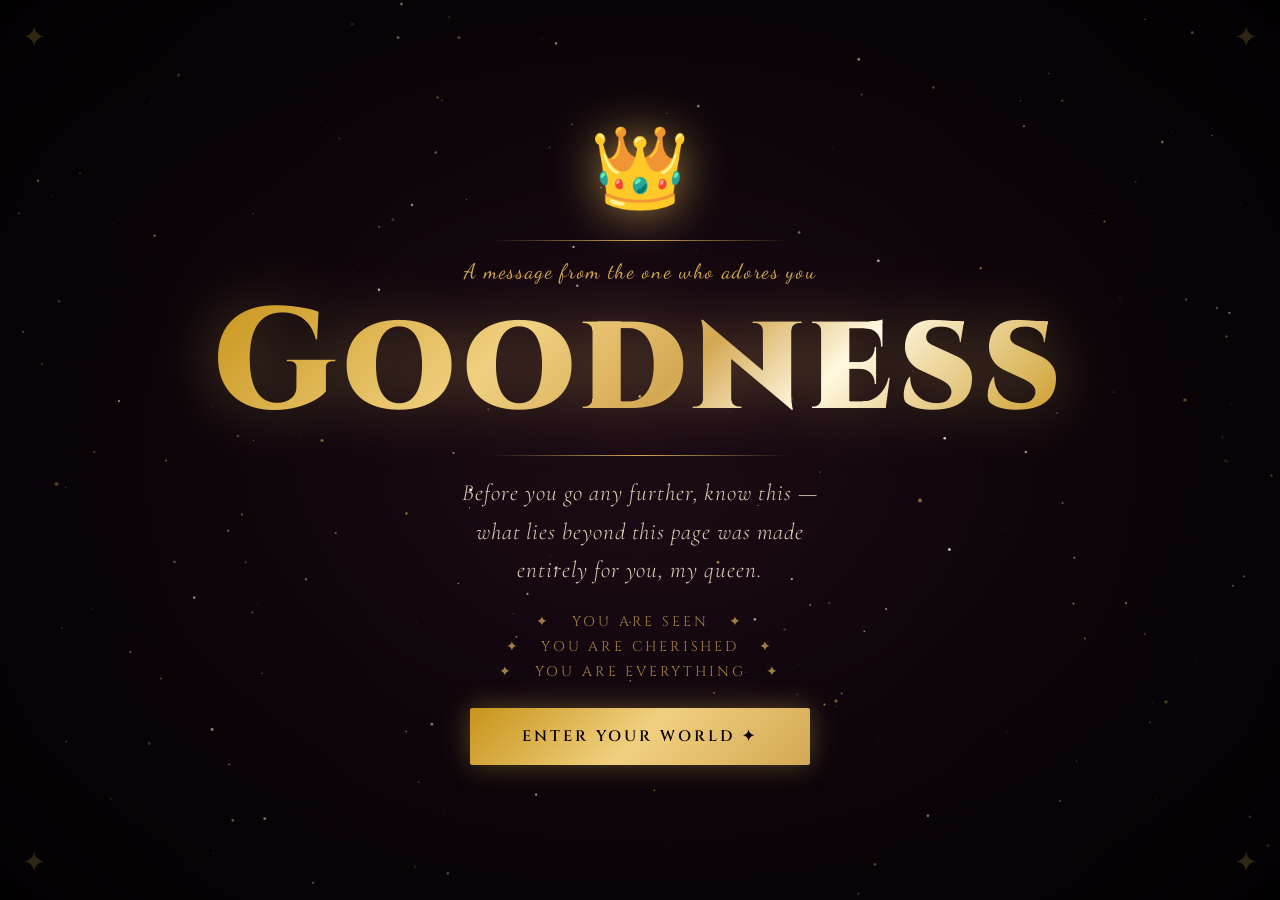
<file: index.html>
<!DOCTYPE html>
<html lang="en">
<head>
<meta charset="UTF-8">
<meta name="viewport" content="width=device-width, initial-scale=1.0, maximum-scale=1.0">
<title>Something Special Awaits... 👑</title>
<link href="https://fonts.googleapis.com/css2?family=Cinzel:wght@400;600;900&family=Cormorant+Garamond:ital,wght@0,300;1,300;1,400&family=Dancing+Script:wght@600;700&display=swap" rel="stylesheet">
<style>
  *, *::before, *::after { margin: 0; padding: 0; box-sizing: border-box; }
  :root { --gold: #d4a853; --gold-light: #f0d080; --rose: #c0596e; --deep: #0a0408; }
  html { font-size: 16px; }
  body { width: 100%; min-height: 100vh; height: 100%; background: var(--deep); overflow: hidden; font-family: 'Cormorant Garamond', serif; -webkit-text-size-adjust: 100%; -webkit-font-smoothing: antialiased; }

  #stars-canvas { position: fixed; inset: 0; width: 100%; height: 100%; z-index: 0; }

  .dust { position: fixed; inset: 0; z-index: 1; pointer-events: none; overflow: hidden; }
  .dust-particle { position: absolute; border-radius: 50%; background: radial-gradient(circle, rgba(212,168,83,0.9), transparent); animation: floatDust linear infinite; }
  @keyframes floatDust { 0% { transform: translateY(0) translateX(0) scale(1); opacity: 0; } 10% { opacity: 1; } 90% { opacity: 0.6; } 100% { transform: translateY(-100vh) translateX(var(--dx)) scale(0.3); opacity: 0; } }

  .vignette { position: fixed; inset: 0; z-index: 2; background: radial-gradient(ellipse at center, transparent 20%, rgba(0,0,0,0.8) 100%); pointer-events: none; }

  .stage { position: fixed; inset: 0; z-index: 3; display: flex; flex-direction: column; align-items: center; justify-content: center; padding: 16px 24px; text-align: center; overflow: hidden; }

  .crown { font-size: clamp(2rem, 8vw, 5rem); line-height: 1; opacity: 0; animation: crownDrop 1.2s cubic-bezier(0.34,1.56,0.64,1) 0.5s forwards; filter: drop-shadow(0 0 24px rgba(212,168,83,0.8)); margin-bottom: clamp(6px,1.5vh,12px); flex-shrink: 0; }
  @keyframes crownDrop { from { opacity: 0; transform: translateY(-50px) scale(0.5); } to { opacity: 1; transform: translateY(0) scale(1); } }

  .gold-line, .gold-line-2 { width: 0; height: 1px; background: linear-gradient(to right, transparent, var(--gold), transparent); margin: clamp(8px,2vh,18px) auto; flex-shrink: 0; }
  .gold-line  { animation: expandLine 1.2s ease 1.2s forwards; }
  .gold-line-2 { animation: expandLine 1.2s ease 2.8s forwards; }
  @keyframes expandLine { to { width: clamp(100px, 35vw, 300px); } }

  .pre-title { font-family: 'Dancing Script', cursive; font-size: clamp(0.85rem, 3.5vw, 1.3rem); color: var(--gold); letter-spacing: 0.08em; opacity: 0; animation: fadeUp 1s ease 1.6s forwards; margin-bottom: clamp(4px,1vh,12px); padding: 0 10px; flex-shrink: 0; }

  .queen-name { font-family: 'Cinzel', serif; font-size: clamp(2.8rem, 13vw, 9rem); font-weight: 900; line-height: 1; letter-spacing: 0.04em; background: linear-gradient(135deg, #c8941a 0%, #f0d080 35%, #d4a853 55%, #fff8e0 70%, #c8941a 100%); -webkit-background-clip: text; -webkit-text-fill-color: transparent; background-clip: text; filter: drop-shadow(0 0 30px rgba(212,168,83,0.4)); opacity: 0; animation: queenReveal 1.5s ease 2s forwards; flex-shrink: 0; }
  @keyframes queenReveal { from { opacity: 0; transform: scale(0.85) translateY(16px); } to { opacity: 1; transform: scale(1) translateY(0); } }

  .tagline { font-family: 'Cormorant Garamond', serif; font-size: clamp(0.88rem, 3.2vw, 1.45rem); font-style: italic; font-weight: 300; color: rgba(255,240,210,0.85); letter-spacing: 0.04em; max-width: min(520px, 90vw); line-height: 1.65; opacity: 0; animation: fadeUp 1.2s ease 3.2s forwards; flex-shrink: 0; padding: 0 8px; }

  .message-wrap { margin-top: clamp(12px,2.5vh,30px); display: flex; flex-direction: column; gap: clamp(2px,0.8vh,6px); align-items: center; flex-shrink: 0; }
  .msg-line { font-family: 'Cinzel', serif; font-size: clamp(0.52rem, 1.8vw, 0.88rem); letter-spacing: 0.2em; text-transform: uppercase; color: rgba(212,168,83,0.75); opacity: 0; }
  .msg-line:nth-child(1) { animation: fadeUp 0.8s ease 4s   forwards; }
  .msg-line:nth-child(2) { animation: fadeUp 0.8s ease 4.3s forwards; }
  .msg-line:nth-child(3) { animation: fadeUp 0.8s ease 4.6s forwards; }

  .cta-wrap { margin-top: clamp(16px,3vh,46px); opacity: 0; animation: fadeUp 1s ease 5.2s forwards; flex-shrink: 0; }
  .cta-btn { position: relative; display: inline-block; padding: clamp(11px,2vh,18px) clamp(24px,6vw,52px); font-family: 'Cinzel', serif; font-size: clamp(0.65rem, 2vw, 0.95rem); font-weight: 600; letter-spacing: 0.2em; text-transform: uppercase; color: #0a0408; background: linear-gradient(135deg, #c8941a, #f0d080, #d4a853); border: none; border-radius: 2px; cursor: pointer; text-decoration: none; overflow: hidden; transition: transform 0.3s ease, box-shadow 0.3s ease; box-shadow: 0 0 28px rgba(212,168,83,0.4), 0 4px 18px rgba(0,0,0,0.5); -webkit-tap-highlight-color: transparent; white-space: nowrap; }
  .cta-btn::before { content: ''; position: absolute; top: 0; left: -100%; width: 100%; height: 100%; background: linear-gradient(90deg, transparent, rgba(255,255,255,0.4), transparent); animation: shimmer 2.5s ease 6s infinite; }
  @keyframes shimmer { 0% { left: -100%; } 50%, 100% { left: 150%; } }
  .cta-btn:hover  { transform: translateY(-3px) scale(1.03); box-shadow: 0 0 50px rgba(212,168,83,0.6), 0 8px 28px rgba(0,0,0,0.6); }
  .cta-btn:active { transform: scale(0.97); }

  .ornament { position: fixed; font-size: clamp(0.8rem, 3vw, 1.8rem); color: rgba(212,168,83,0.22); z-index: 3; opacity: 0; animation: fadeUp 1s ease 5.5s forwards; }
  .ornament.tl { top: clamp(10px,2vw,20px); left: clamp(10px,2vw,22px); }
  .ornament.tr { top: clamp(10px,2vw,20px); right: clamp(10px,2vw,22px); }
  .ornament.bl { bottom: clamp(10px,2vw,20px); left: clamp(10px,2vw,22px); }
  .ornament.br { bottom: clamp(10px,2vw,20px); right: clamp(10px,2vw,22px); }

  .transition-overlay { position: fixed; inset: 0; z-index: 100; background: var(--deep); pointer-events: none; opacity: 0; }
  .transition-overlay.active { pointer-events: all; animation: fadeToBlack 1.2s ease forwards; }
  @keyframes fadeToBlack { 0% { opacity: 0; } 100% { opacity: 1; } }

  @keyframes fadeUp { from { opacity: 0; transform: translateY(16px); } to { opacity: 1; transform: translateY(0); } }

  /* Small phones */
  @media (max-width: 360px) {
    .tagline br { display: none; }
    .queen-name { font-size: clamp(2.4rem, 14vw, 4rem); }
  }

  /* Landscape short screens */
  @media (max-height: 560px) {
    .gold-line, .gold-line-2 { margin: 5px auto; }
    .crown      { font-size: clamp(1.5rem, 5vw, 2.8rem); margin-bottom: 3px; }
    .queen-name { font-size: clamp(1.8rem, 10vw, 5rem); }
    .tagline    { font-size: clamp(0.75rem, 2.2vw, 1rem); line-height: 1.45; }
    .msg-line   { font-size: clamp(0.45rem, 1.4vw, 0.65rem); }
    .message-wrap { margin-top: 8px; }
    .cta-wrap   { margin-top: 12px; }
  }

  /* Very short screens - hide some elements */
  @media (max-height: 420px) {
    .gold-line, .gold-line-2 { display: none; }
    .message-wrap { display: none; }
    .pre-title  { font-size: clamp(0.7rem,2vw,0.9rem); margin-bottom: 2px; }
    .tagline    { font-size: clamp(0.7rem,2vw,0.9rem); }
  }
</style>
</head>
<body>

<canvas id="stars-canvas"></canvas>
<div class="dust" id="dust"></div>
<div class="vignette"></div>

<div class="stage">
  <div class="crown">👑</div>
  <div class="gold-line"></div>
  <p class="pre-title">A message from the one who adores you</p>
  <h1 class="queen-name">Goodness</h1>
  <div class="gold-line-2"></div>
  <p class="tagline">
    Before you go any further, know this —<br>
    what lies beyond this page was made<br>
    <em>entirely for you, my queen.</em>
  </p>
  <div class="message-wrap">
    <p class="msg-line">✦ &nbsp; you are seen &nbsp; ✦</p>
    <p class="msg-line">✦ &nbsp; you are cherished &nbsp; ✦</p>
    <p class="msg-line">✦ &nbsp; you are everything &nbsp; ✦</p>
  </div>
  <div class="cta-wrap">
    <a class="cta-btn" href="main.html" id="enterBtn">Enter Your World ✦</a>
  </div>
</div>

<div class="ornament tl">✦</div>
<div class="ornament tr">✦</div>
<div class="ornament bl">✦</div>
<div class="ornament br">✦</div>

<div class="transition-overlay" id="overlay"></div>

<script>
const canvas = document.getElementById('stars-canvas');
const ctx = canvas.getContext('2d');
let stars = [];

function resize() { canvas.width = window.innerWidth; canvas.height = window.innerHeight; }

function initStars() {
  stars = [];
  const count = Math.min(Math.floor((canvas.width * canvas.height) / 5500), 240);
  for (let i = 0; i < count; i++) {
    stars.push({ x: Math.random()*canvas.width, y: Math.random()*canvas.height, r: Math.random()*1.3+0.2, alpha: Math.random(), speed: Math.random()*0.3+0.05, ts: Math.random()*0.016+0.004, td: Math.random()>0.5?1:-1 });
  }
}

function draw() {
  ctx.clearRect(0, 0, canvas.width, canvas.height);
  const bg = ctx.createRadialGradient(canvas.width/2, canvas.height/2, 0, canvas.width/2, canvas.height/2, canvas.width*0.85);
  bg.addColorStop(0, '#1a0a14'); bg.addColorStop(1, '#060208');
  ctx.fillStyle = bg; ctx.fillRect(0, 0, canvas.width, canvas.height);
  stars.forEach(s => {
    s.alpha += s.ts * s.td;
    if (s.alpha >= 1 || s.alpha <= 0.05) s.td *= -1;
    s.y -= s.speed * 0.07;
    if (s.y < 0) s.y = canvas.height;
    ctx.beginPath(); ctx.arc(s.x, s.y, s.r, 0, Math.PI*2);
    ctx.fillStyle = Math.random()>0.85 ? `rgba(212,168,83,${s.alpha})` : `rgba(255,248,230,${s.alpha})`;
    ctx.fill();
  });
  requestAnimationFrame(draw);
}

resize(); initStars(); draw();
window.addEventListener('resize', () => { resize(); initStars(); });

const dustEl = document.getElementById('dust');
const dc = window.innerWidth < 480 ? 16 : 30;
for (let i = 0; i < dc; i++) {
  const d = document.createElement('div');
  d.className = 'dust-particle';
  const sz = Math.random()*3.5+1;
  d.style.cssText = `width:${sz}px;height:${sz}px;left:${Math.random()*100}vw;top:${Math.random()*100}vh;--dx:${(Math.random()-0.5)*100}px;animation-duration:${8+Math.random()*14}s;animation-delay:${Math.random()*10}s;`;
  dustEl.appendChild(d);
}

document.getElementById('enterBtn').addEventListener('click', function(e) {
  e.preventDefault();
  const ov = document.getElementById('overlay');
  ov.classList.add('active');
  setTimeout(() => { window.location.href = 'main.html'; }, 1100);
});
</script>
</body>
</html>
</file>
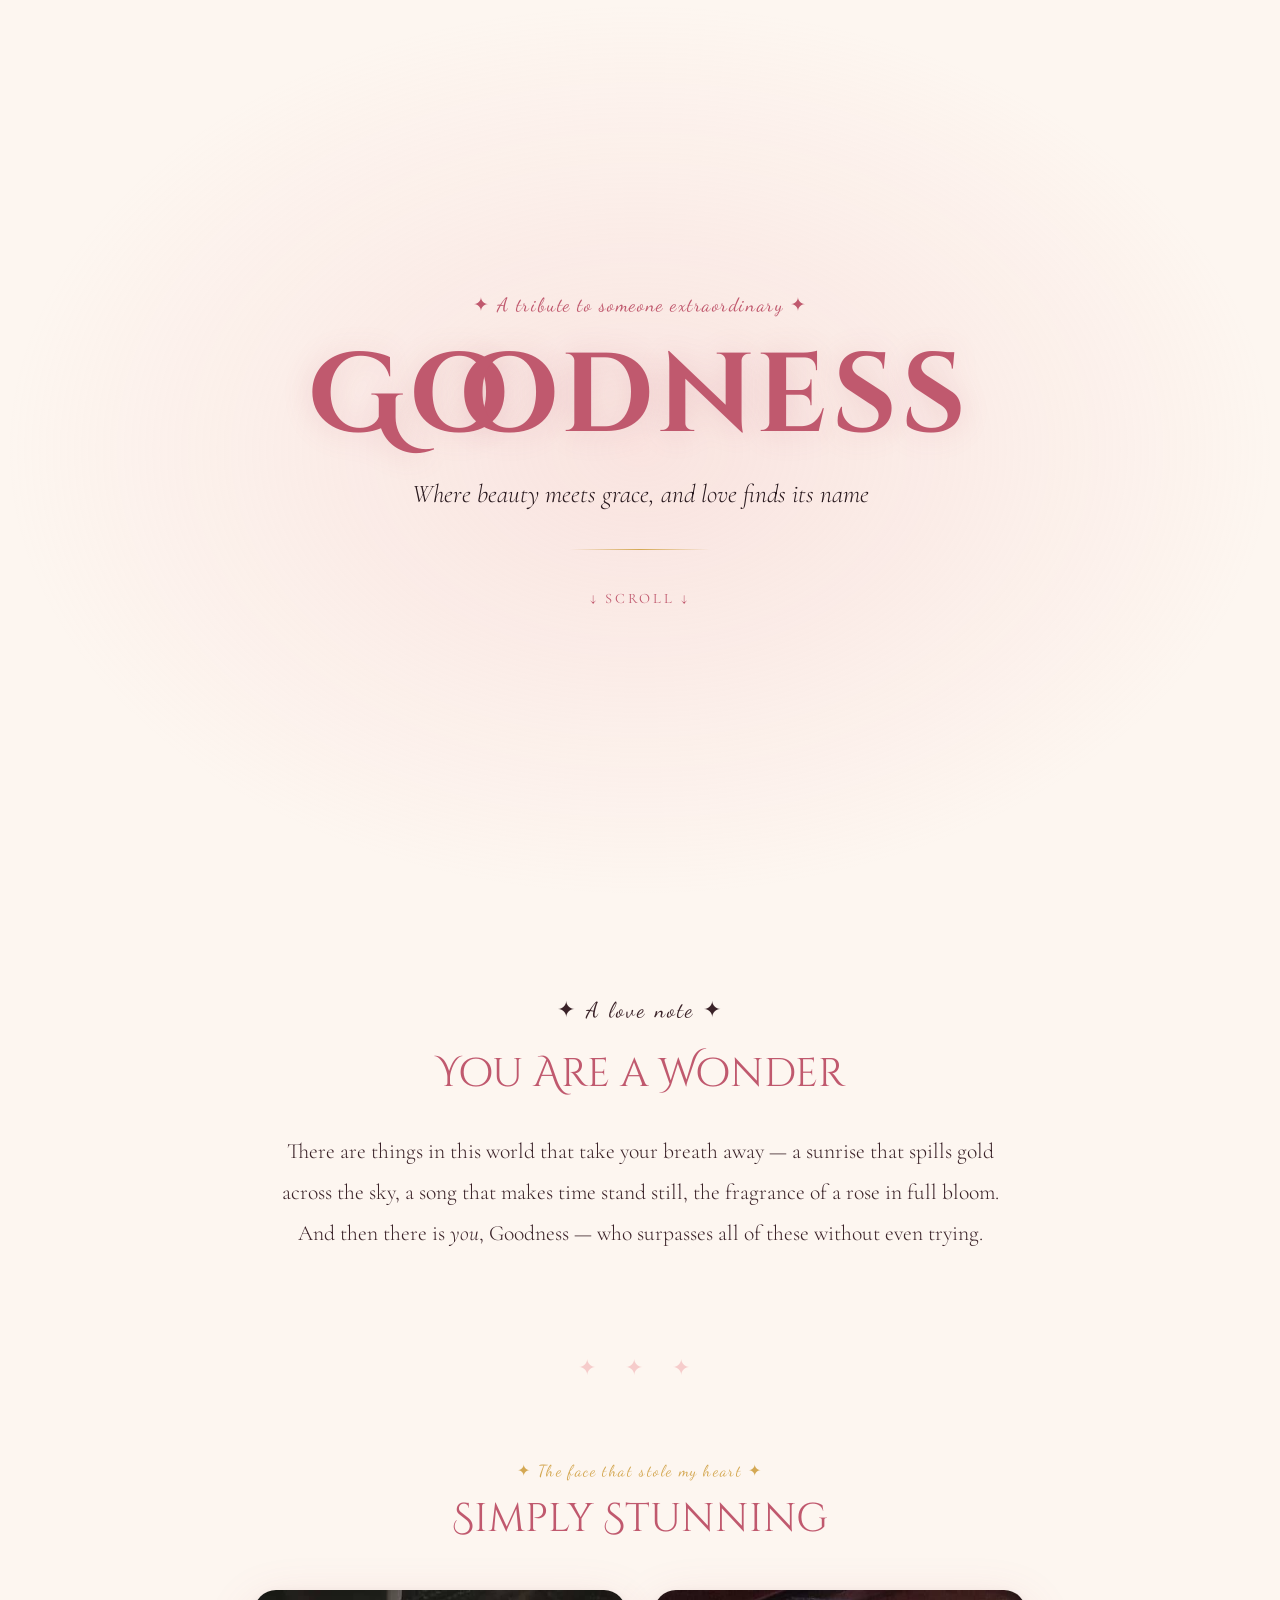
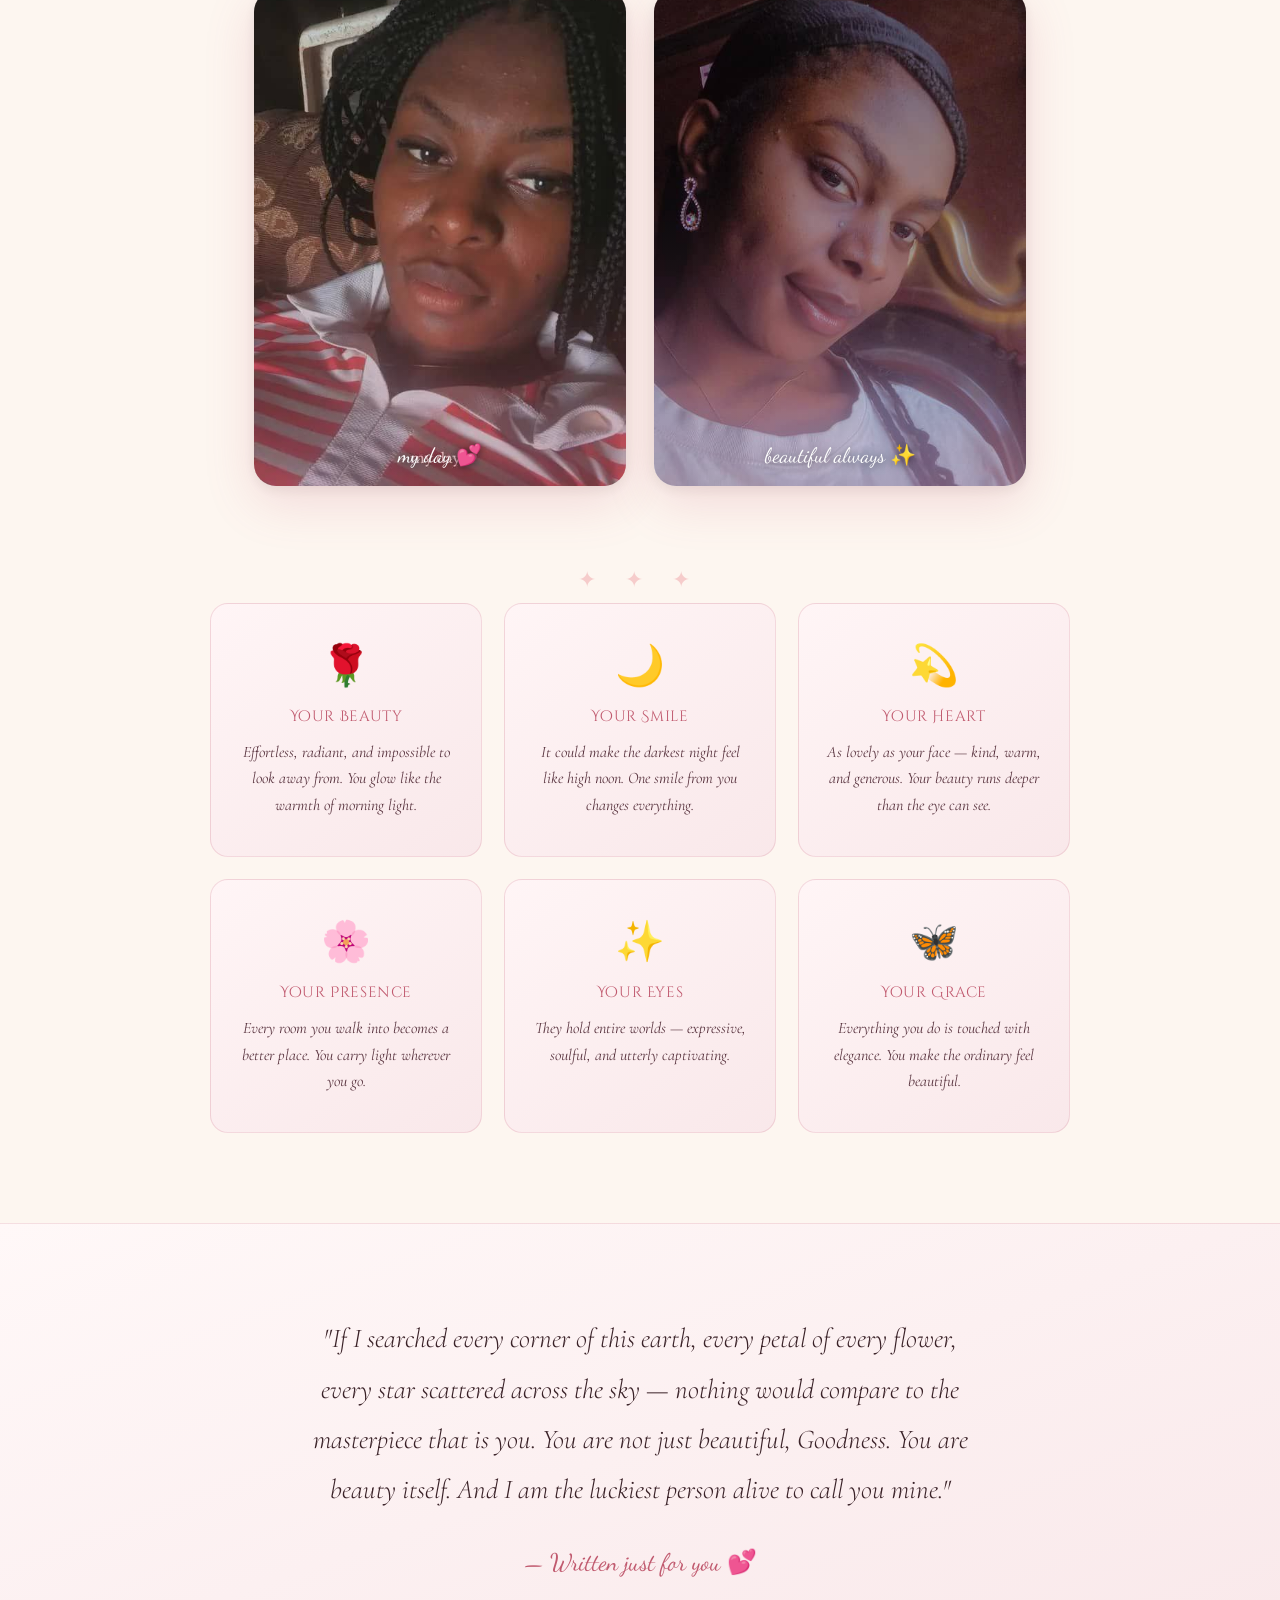
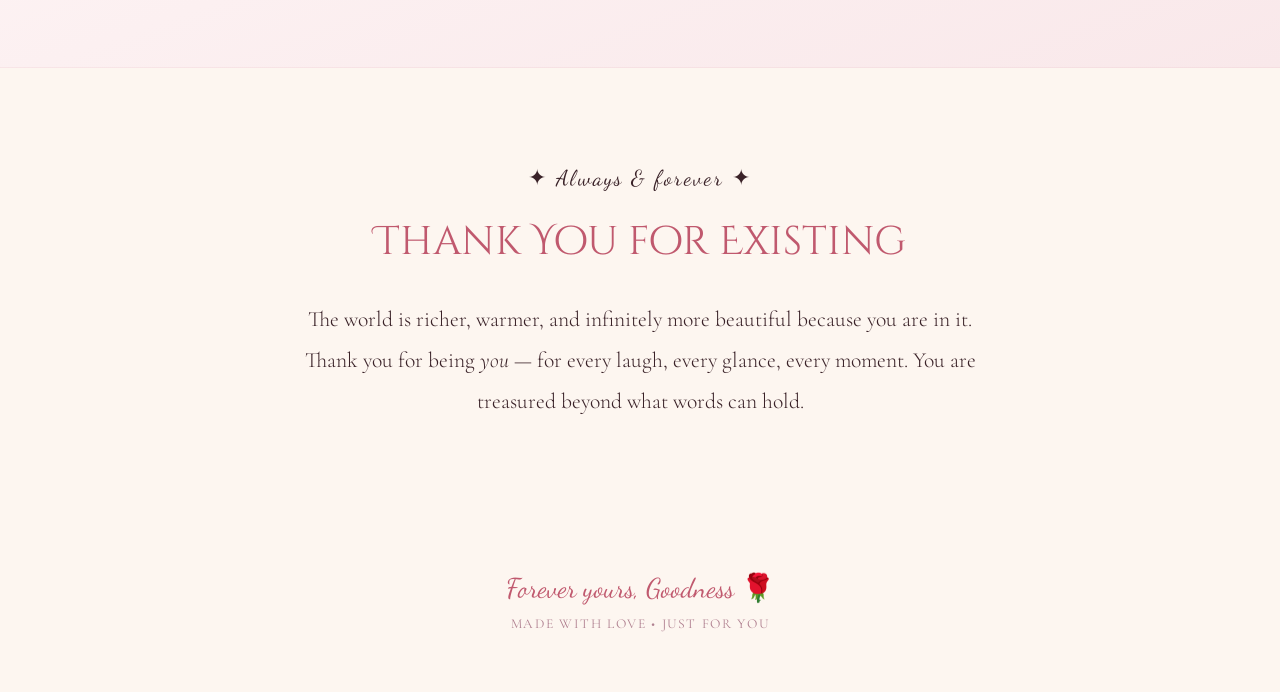
<file: main.html>
<!DOCTYPE html>
<html lang="en">
<head>
<meta charset="UTF-8">
<meta name="viewport" content="width=device-width, initial-scale=1.0">
<title>For Goodness 🌸</title>
<link href="https://fonts.googleapis.com/css2?family=Cormorant+Garamond:ital,wght@0,300;0,400;1,300;1,400&family=Cinzel+Decorative:wght@400;700&family=Dancing+Script:wght@400;600&display=swap" rel="stylesheet">
<link rel="stylesheet" href="style.css">
</head>
<body>

<div class="petals-container" id="petals"></div>

<section class="hero">
  <p class="tag">✦ A tribute to someone extraordinary ✦</p>
  <h1 class="main-title">Goodness</h1>
  <p class="subtitle">Where beauty meets grace, and love finds its name</p>
  <div class="divider"></div>
  <p class="scroll-hint">↓ scroll ↓</p>
</section>

<section class="section">
  <p class="section-label">✦ A love note ✦</p>
  <h2>You Are a Wonder</h2>
  <p>There are things in this world that take your breath away — a sunrise that spills gold across the sky, a song that makes time stand still, the fragrance of a rose in full bloom. And then there is <em>you</em>, Goodness — who surpasses all of these without even trying.</p>
</section>

<span class="sep">✦ ✦ ✦</span>

<!-- Photo Gallery -->
<div class="gallery-section">
  <p class="section-label">✦ The face that stole my heart ✦</p>
  <h2>Simply Stunning</h2>
  <div class="photo-grid">
    <div class="photo-frame">
      <img src="photo1.jpg" alt="Goodness — my day 💕">
      <div class="photo-caption">my day 💕</div>
    </div>
    <div class="photo-frame">
      <img src="photo2.jpg" alt="Goodness — beautiful always ✨">
      <div class="photo-caption">beautiful always ✨</div>
    </div>
  </div>
</div>

<span class="sep">✦ ✦ ✦</span>

<div class="qualities">
  <div class="quality-card"><span class="quality-icon">🌹</span><h3>Your Beauty</h3><p>Effortless, radiant, and impossible to look away from. You glow like the warmth of morning light.</p></div>
  <div class="quality-card"><span class="quality-icon">🌙</span><h3>Your Smile</h3><p>It could make the darkest night feel like high noon. One smile from you changes everything.</p></div>
  <div class="quality-card"><span class="quality-icon">💫</span><h3>Your Heart</h3><p>As lovely as your face — kind, warm, and generous. Your beauty runs deeper than the eye can see.</p></div>
  <div class="quality-card"><span class="quality-icon">🌸</span><h3>Your Presence</h3><p>Every room you walk into becomes a better place. You carry light wherever you go.</p></div>
  <div class="quality-card"><span class="quality-icon">✨</span><h3>Your Eyes</h3><p>They hold entire worlds — expressive, soulful, and utterly captivating.</p></div>
  <div class="quality-card"><span class="quality-icon">🦋</span><h3>Your Grace</h3><p>Everything you do is touched with elegance. You make the ordinary feel beautiful.</p></div>
</div>

<div class="love-letter">
  <blockquote>"If I searched every corner of this earth, every petal of every flower, every star scattered across the sky — nothing would compare to the masterpiece that is you. You are not just beautiful, Goodness. You are beauty itself. And I am the luckiest person alive to call you mine."</blockquote>
  <p class="author">— Written just for you 💕</p>
</div>

<section class="section">
  <p class="section-label">✦ Always & forever ✦</p>
  <h2>Thank You for Existing</h2>
  <p>The world is richer, warmer, and infinitely more beautiful because you are in it. Thank you for being <em>you</em> — for every laugh, every glance, every moment. You are treasured beyond what words can hold.</p>
</section>

<footer>
  <p>Forever yours, Goodness 🌹</p>
  <small>Made with love • Just for you</small>
</footer>

<script src="script.js"></script>
</body>
</html>
</file>
<file: style.css>
/* ── RESET & ROOT ── */
*, *::before, *::after { margin: 0; padding: 0; box-sizing: border-box; }

:root {
  --rose: #c0596e;
  --blush: #f4c2c2;
  --gold: #d4a853;
  --cream: #fdf6f0;
  --deep: #2a1a1f;
  --petal: #f9e8ea;
}

html {
  font-size: 16px;
  -webkit-text-size-adjust: 100%;
}

body {
  background: var(--cream);
  color: var(--deep);
  font-family: 'Cormorant Garamond', serif;
  overflow-x: hidden;
  width: 100%;
  -webkit-font-smoothing: antialiased;
}

/* ── PETALS ── */
.petals-container { position: fixed; top: 0; left: 0; width: 100%; height: 100%; pointer-events: none; z-index: 0; overflow: hidden; }
.petal { position: absolute; top: -30px; font-size: 1.1rem; opacity: 0.6; animation: fall linear infinite; }
@keyframes fall { 0% { transform: translateY(-30px) rotate(0deg); opacity: 0.7; } 100% { transform: translateY(110vh) rotate(360deg); opacity: 0; } }

/* ── ANIMATIONS ── */
@keyframes fadeUp { from { opacity: 0; transform: translateY(22px); } to { opacity: 1; transform: translateY(0); } }
@keyframes pulse  { 0%, 100% { opacity: 0.5; } 50% { opacity: 1; } }

/* ── HERO ── */
.hero {
  position: relative;
  min-height: 100vh;
  display: flex;
  flex-direction: column;
  align-items: center;
  justify-content: center;
  text-align: center;
  padding: clamp(40px, 8vw, 80px) clamp(16px, 5vw, 40px);
  z-index: 1;
}
.hero::before { content: ''; position: absolute; inset: 0; background: radial-gradient(ellipse at center, rgba(244,194,194,0.35) 0%, transparent 70%); pointer-events: none; }

.tag {
  font-family: 'Dancing Script', cursive;
  font-size: clamp(0.9rem, 3vw, 1.2rem);
  color: var(--rose);
  letter-spacing: 0.08em;
  margin-bottom: clamp(12px, 2.5vw, 20px);
  opacity: 0;
  animation: fadeUp 1s ease 0.3s forwards;
  padding: 0 10px;
}

.main-title {
  font-family: 'Cinzel Decorative', serif;
  font-size: clamp(2.4rem, 10vw, 7rem);
  font-weight: 700;
  color: var(--rose);
  line-height: 1.1;
  letter-spacing: 0.04em;
  text-shadow: 0 2px 30px rgba(192,89,110,0.2);
  opacity: 0;
  animation: fadeUp 1s ease 0.6s forwards;
  word-break: break-word;
  padding: 0 8px;
}

.subtitle {
  font-family: 'Cormorant Garamond', serif;
  font-size: clamp(1rem, 3.5vw, 1.6rem);
  font-style: italic;
  font-weight: 300;
  color: var(--deep);
  margin-top: clamp(10px, 2vw, 18px);
  opacity: 0;
  animation: fadeUp 1s ease 0.9s forwards;
  max-width: min(500px, 90vw);
  padding: 0 12px;
}

.divider {
  width: clamp(80px, 25vw, 140px);
  height: 1px;
  background: linear-gradient(to right, transparent, var(--gold), transparent);
  margin: clamp(20px, 4vw, 40px) auto;
  opacity: 0;
  animation: fadeUp 1s ease 1.1s forwards;
}

.scroll-hint {
  font-size: clamp(0.7rem, 2vw, 0.9rem);
  color: var(--rose);
  letter-spacing: 0.2em;
  text-transform: uppercase;
  opacity: 0;
  animation: fadeUp 1s ease 1.4s forwards, pulse 2s ease 2.4s infinite;
}

/* ── SECTIONS ── */
.section {
  position: relative;
  z-index: 1;
  padding: clamp(50px, 8vw, 90px) clamp(16px, 5vw, 40px);
  max-width: min(800px, 100%);
  margin: 0 auto;
  text-align: center;
}

.section-label {
  font-family: 'Dancing Script', cursive;
  font-size: clamp(0.85rem, 2.5vw, 1rem);
  color: var(--gold);
  letter-spacing: 0.1em;
  margin-bottom: clamp(10px, 2vw, 16px);
}

.section h2 {
  font-family: 'Cinzel Decorative', serif;
  font-size: clamp(1.2rem, 5vw, 2.5rem);
  color: var(--rose);
  margin-bottom: clamp(16px, 3vw, 30px);
  font-weight: 400;
  word-break: break-word;
}

.section p {
  font-size: clamp(1rem, 3vw, 1.35rem);
  line-height: 1.9;
  font-weight: 300;
  color: #3a2228;
}

/* ── SEPARATOR ── */
.sep {
  display: block;
  text-align: center;
  font-size: clamp(1rem, 3vw, 1.4rem);
  color: var(--blush);
  letter-spacing: clamp(4px, 2vw, 12px);
  margin: 10px 0;
  opacity: 0.8;
}

/* ── GALLERY ── */
.gallery-section {
  position: relative;
  z-index: 1;
  padding: clamp(40px, 6vw, 70px) clamp(16px, 4vw, 30px);
  text-align: center;
}

.gallery-section .section-label {
  font-family: 'Dancing Script', cursive;
  font-size: clamp(0.85rem, 2.5vw, 1rem);
  color: var(--gold);
  letter-spacing: 0.1em;
  margin-bottom: 12px;
}

.gallery-section h2 {
  font-family: 'Cinzel Decorative', serif;
  font-size: clamp(1.2rem, 5vw, 2.5rem);
  color: var(--rose);
  margin-bottom: clamp(24px, 4vw, 44px);
  font-weight: 400;
}

.photo-grid {
  display: grid;
  grid-template-columns: repeat(2, 1fr);
  gap: clamp(10px, 3vw, 28px);
  max-width: min(780px, 100%);
  margin: 0 auto;
  padding: 0 4px;
}

.photo-frame {
  position: relative;
  border-radius: clamp(12px, 3vw, 22px);
  overflow: hidden;
  aspect-ratio: 3 / 4;
  box-shadow: 0 16px 50px rgba(192,89,110,0.18), 0 4px 14px rgba(0,0,0,0.08);
  transition: transform 0.4s ease, box-shadow 0.4s ease;
}

.photo-frame:hover {
  transform: translateY(-6px) scale(1.01);
  box-shadow: 0 28px 65px rgba(192,89,110,0.28);
}

.photo-frame img {
  width: 100%;
  height: 100%;
  object-fit: cover;
  object-position: top center;
  display: block;
}

.photo-frame::after {
  content: '';
  position: absolute;
  inset: 0;
  background: linear-gradient(to top, rgba(192,89,110,0.28) 0%, transparent 55%);
  pointer-events: none;
}

.photo-caption {
  position: absolute;
  bottom: clamp(10px, 2.5vw, 18px);
  left: 0; right: 0;
  text-align: center;
  font-family: 'Dancing Script', cursive;
  font-size: clamp(0.9rem, 3vw, 1.3rem);
  color: #fff;
  text-shadow: 0 1px 8px rgba(0,0,0,0.55);
  z-index: 2;
}

/* ── QUALITIES GRID ── */
.qualities {
  display: grid;
  grid-template-columns: repeat(auto-fit, minmax(min(220px, 100%), 1fr));
  gap: clamp(12px, 2.5vw, 22px);
  padding: 0 clamp(16px, 4vw, 30px) clamp(50px, 8vw, 90px);
  max-width: min(920px, 100%);
  margin: 0 auto;
}

.quality-card {
  background: linear-gradient(145deg, #fff5f6, var(--petal));
  border: 1px solid rgba(192,89,110,0.18);
  border-radius: clamp(12px, 2.5vw, 18px);
  padding: clamp(22px, 4vw, 38px) clamp(16px, 3vw, 26px);
  text-align: center;
  transition: transform 0.3s ease, box-shadow 0.3s ease;
  position: relative;
  overflow: hidden;
}

.quality-card::after {
  content: '';
  position: absolute;
  bottom: 0; left: 0; right: 0;
  height: 3px;
  background: linear-gradient(to right, var(--blush), var(--rose), var(--gold));
  opacity: 0;
  transition: opacity 0.3s;
}

.quality-card:hover { transform: translateY(-5px); box-shadow: 0 14px 38px rgba(192,89,110,0.15); }
.quality-card:hover::after { opacity: 1; }

.quality-icon {
  font-size: clamp(1.8rem, 5vw, 2.5rem);
  margin-bottom: clamp(10px, 2vw, 16px);
  display: block;
}

.quality-card h3 {
  font-family: 'Cinzel Decorative', serif;
  font-size: clamp(0.75rem, 2vw, 0.96rem);
  color: var(--rose);
  margin-bottom: clamp(6px, 1.5vw, 12px);
  font-weight: 400;
  letter-spacing: 0.04em;
}

.quality-card p {
  font-size: clamp(0.88rem, 2.2vw, 1rem);
  font-style: italic;
  color: #5a3540;
  line-height: 1.65;
  font-family: 'Cormorant Garamond', serif;
}

/* ── LOVE LETTER ── */
.love-letter {
  background: linear-gradient(160deg, #fff8f8, var(--petal));
  border-top: 1px solid rgba(192,89,110,0.12);
  border-bottom: 1px solid rgba(192,89,110,0.12);
  padding: clamp(50px, 8vw, 90px) clamp(20px, 6vw, 60px);
  text-align: center;
  position: relative;
  z-index: 1;
}

.love-letter blockquote {
  font-size: clamp(1.05rem, 3.2vw, 1.7rem);
  font-style: italic;
  font-weight: 300;
  line-height: 1.85;
  color: #3a2228;
  max-width: min(680px, 100%);
  margin: 0 auto clamp(18px, 3vw, 32px);
  font-family: 'Cormorant Garamond', serif;
}

.love-letter .author {
  font-family: 'Dancing Script', cursive;
  font-size: clamp(1.1rem, 3.5vw, 1.5rem);
  color: var(--rose);
}

/* ── FOOTER ── */
footer {
  text-align: center;
  padding: clamp(36px, 6vw, 60px) clamp(16px, 4vw, 30px);
  position: relative;
  z-index: 1;
}

footer p {
  font-family: 'Dancing Script', cursive;
  font-size: clamp(1.2rem, 4vw, 1.7rem);
  color: var(--rose);
}

footer small {
  display: block;
  margin-top: 10px;
  font-size: clamp(0.7rem, 2vw, 0.85rem);
  color: #b08090;
  letter-spacing: 0.12em;
  text-transform: uppercase;
  font-family: 'Cormorant Garamond', serif;
}

/* ── HEART TRAIL ── */
.heart-trail { position: fixed; pointer-events: none; font-size: 1rem; z-index: 999; animation: heartFade 0.8s ease forwards; }
@keyframes heartFade { 0% { transform: scale(0.5) translateY(0); opacity: 1; } 100% { transform: scale(1.2) translateY(-30px); opacity: 0; } }

/* ── TABLET (≤768px) ── */
@media (max-width: 768px) {
  .photo-grid { grid-template-columns: repeat(2, 1fr); }
  .qualities  { grid-template-columns: repeat(2, 1fr); }
}

/* ── MOBILE (≤520px) — stack photos ── */
@media (max-width: 520px) {
  .photo-grid {
    grid-template-columns: 1fr;
    max-width: min(320px, 90vw);
  }
  .qualities { grid-template-columns: 1fr; }
  .love-letter { padding: 40px 18px; }
}

/* ── VERY SMALL (≤360px) ── */
@media (max-width: 360px) {
  .main-title { font-size: clamp(2rem, 12vw, 3rem); }
  .section h2 { font-size: clamp(1rem, 5.5vw, 1.6rem); }
}
</file>
